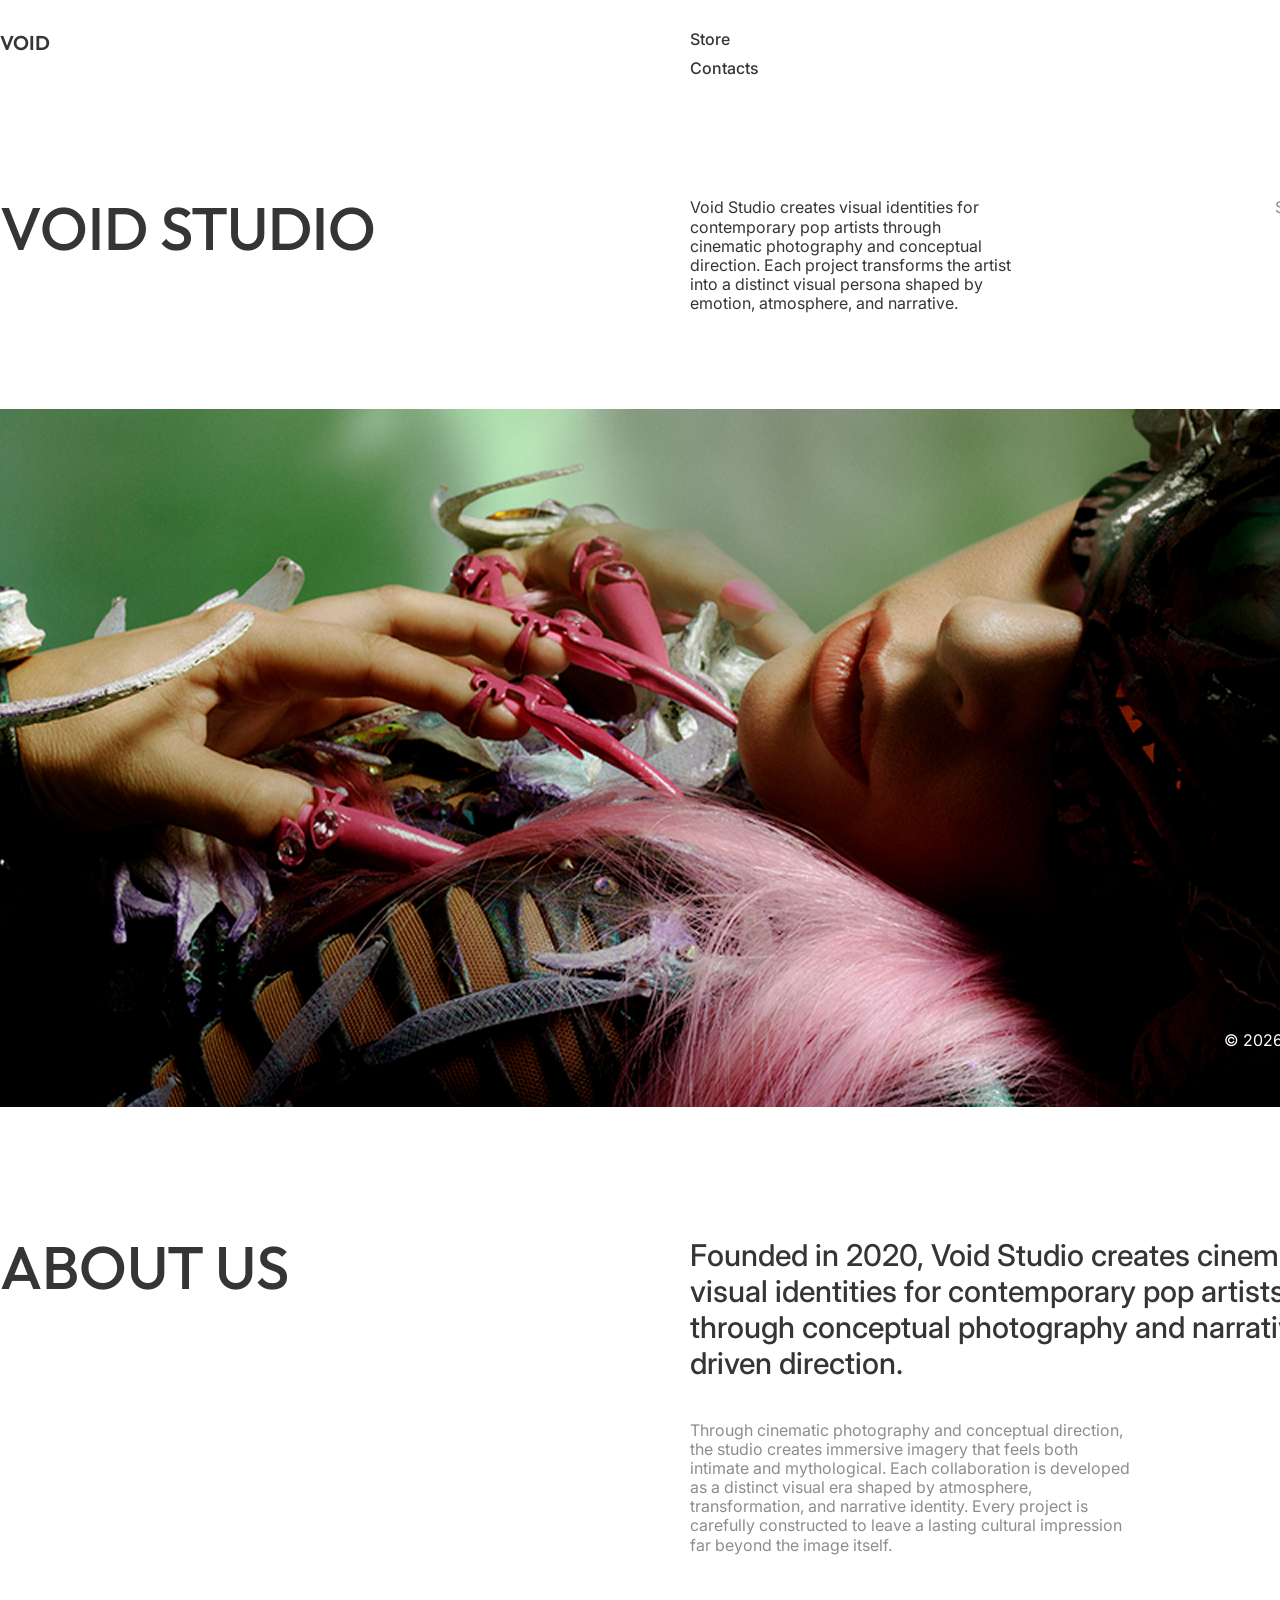
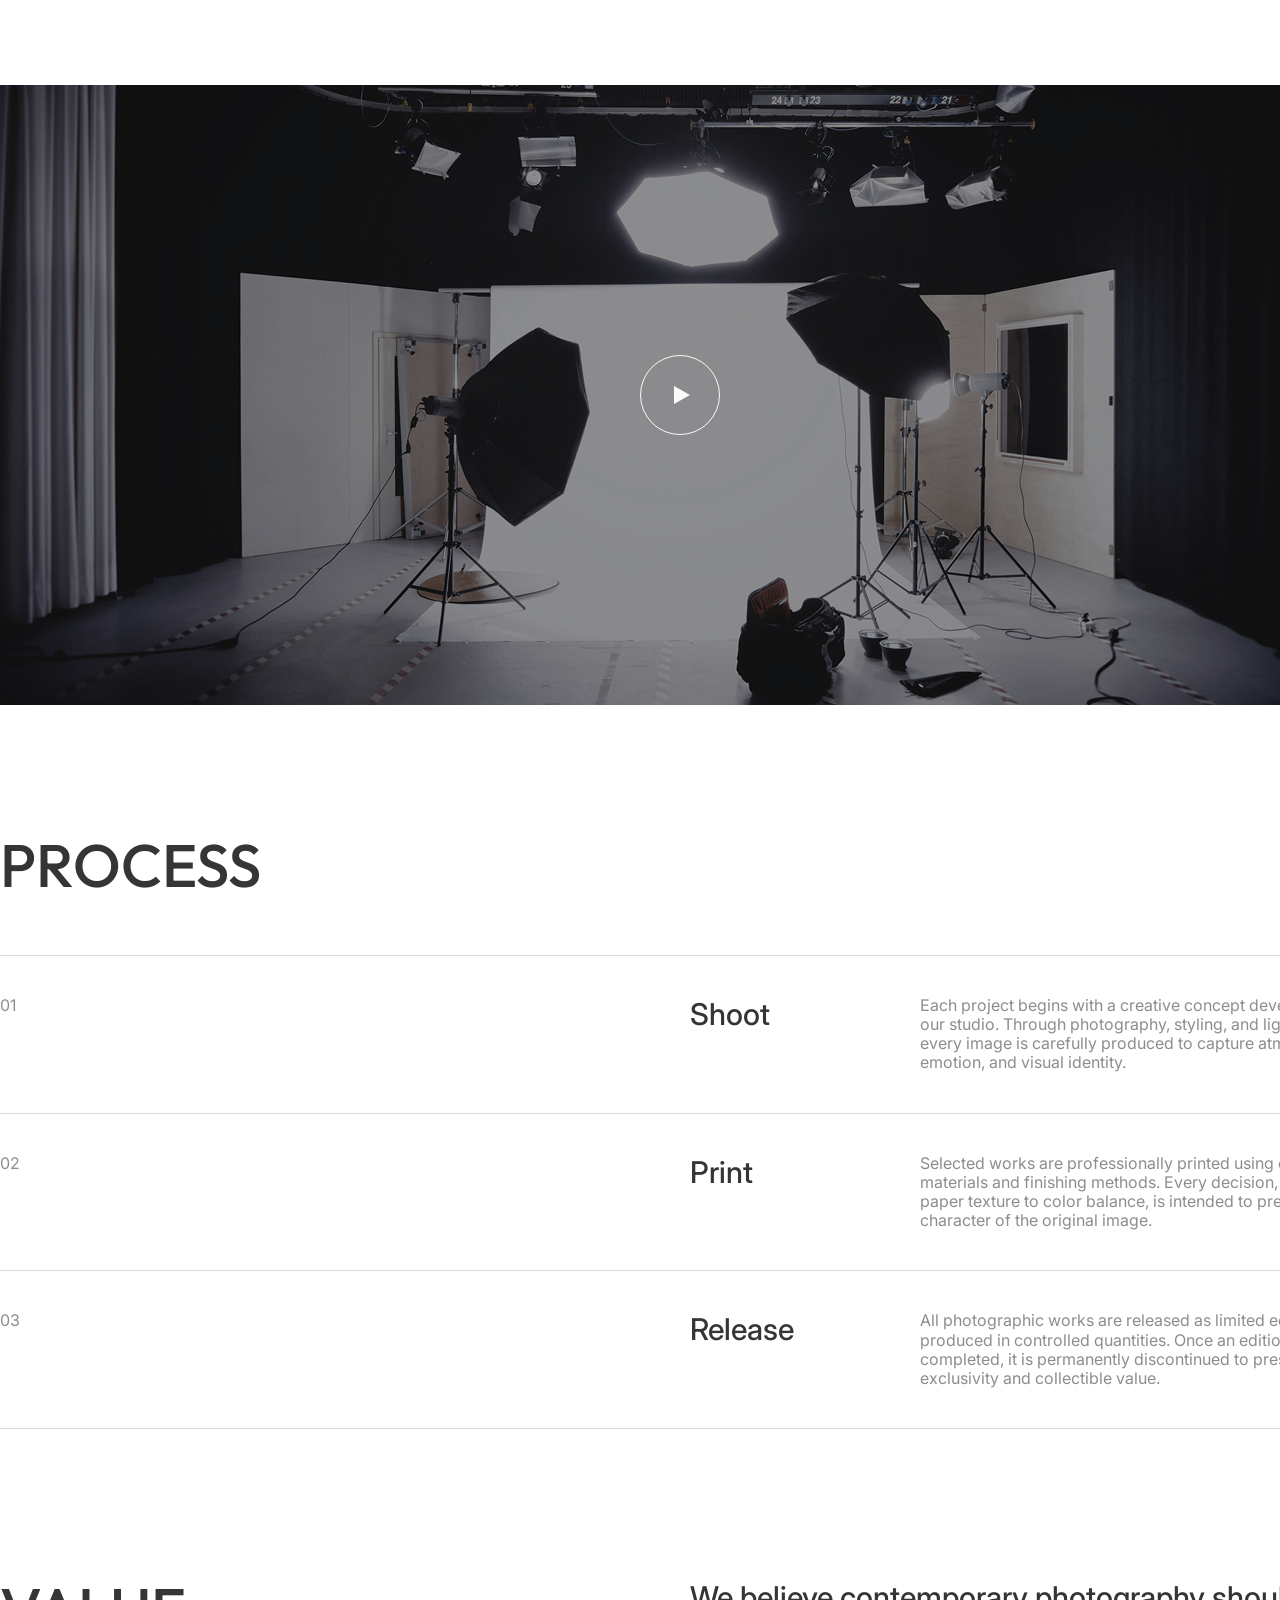
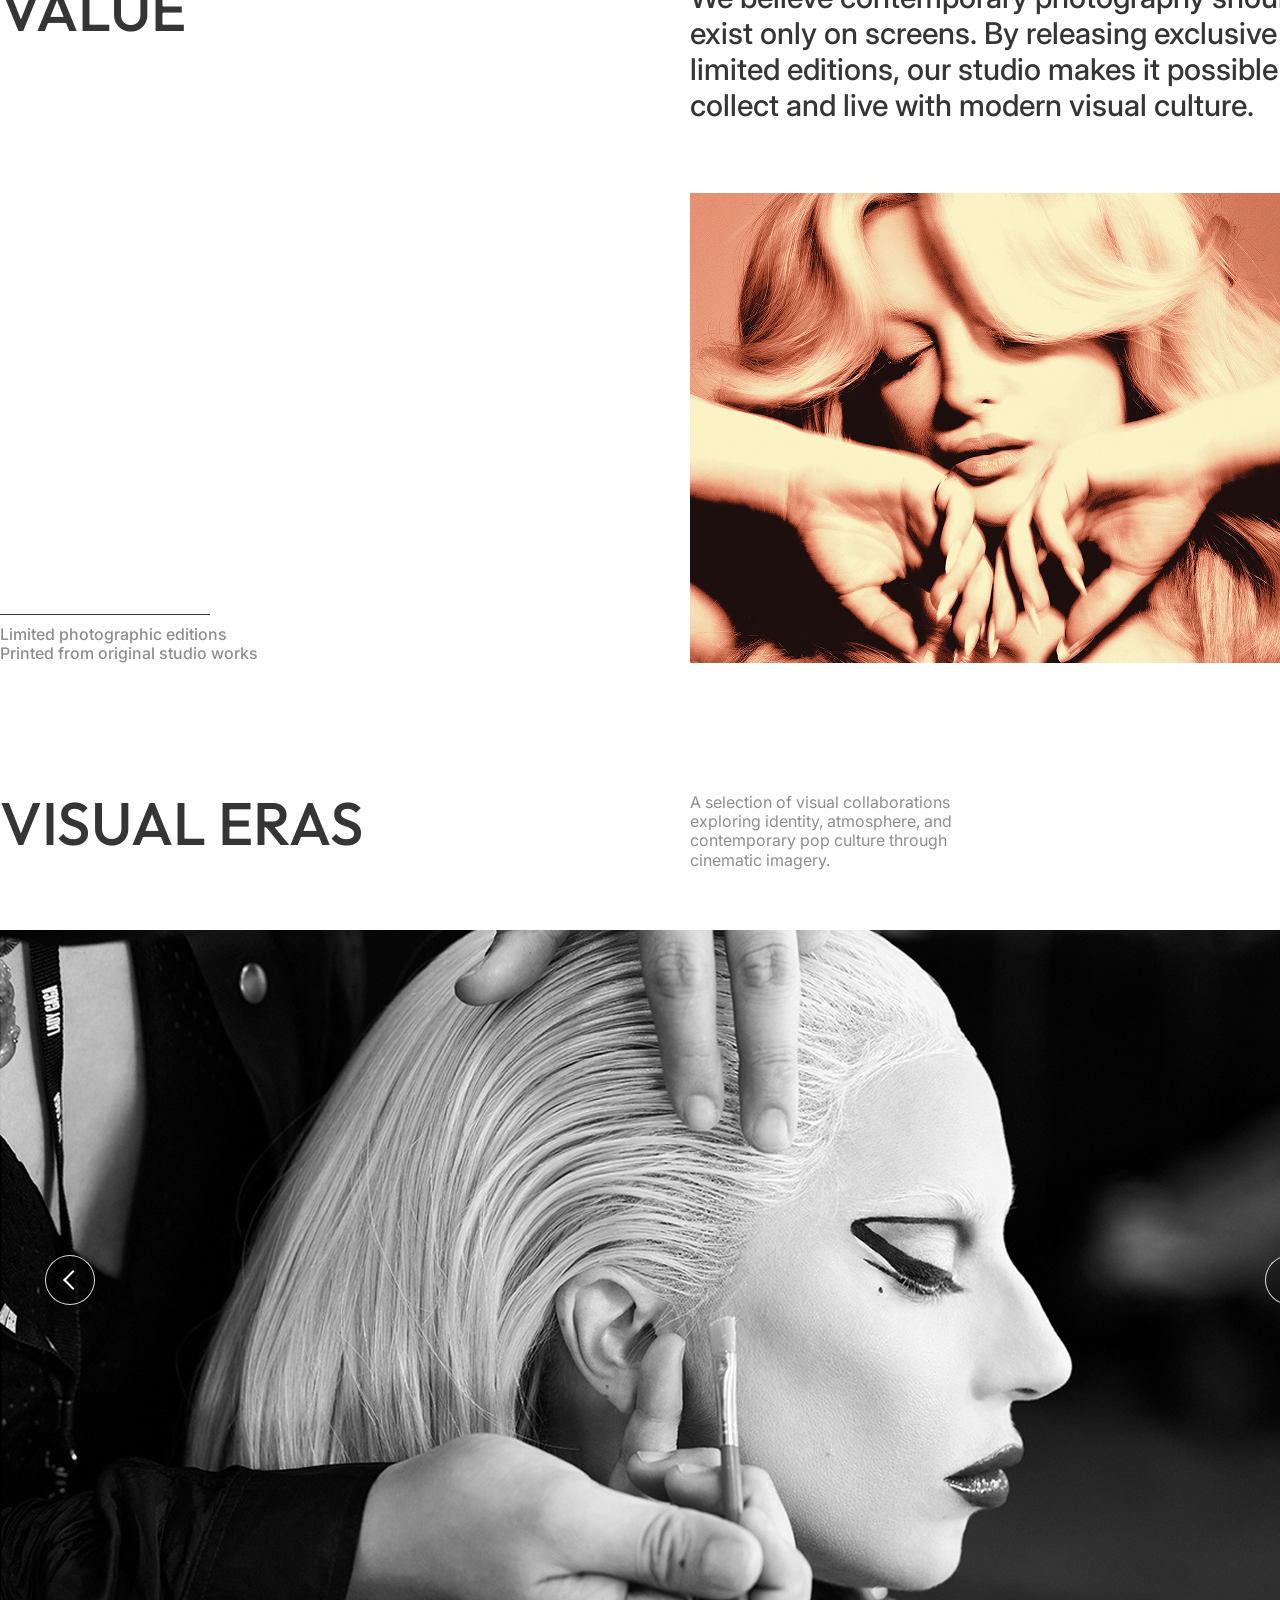
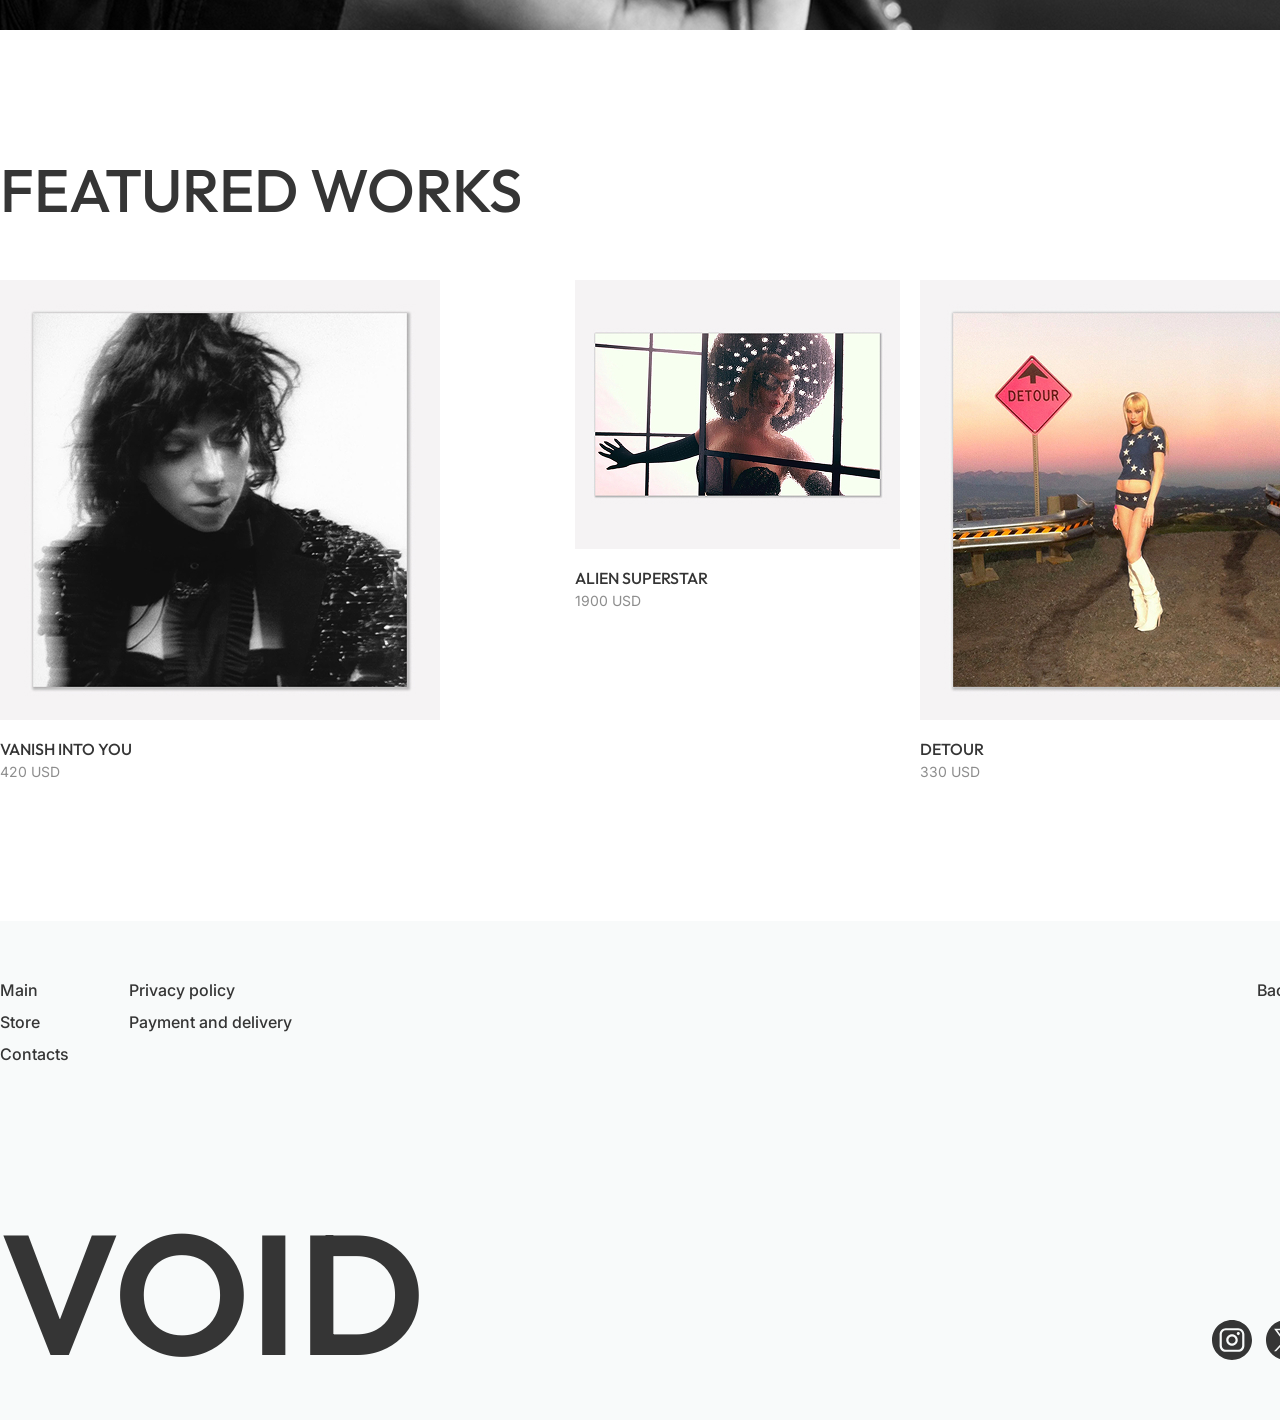
<file: index.html>
<!DOCTYPE html>
<html lang="en">
<head>
  <meta charset="UTF-8">
  <meta name="viewport" content="width=1360">
  <title>VOID Studio</title>

  <link rel="preconnect" href="https://fonts.googleapis.com">
  <link rel="preconnect" href="https://fonts.gstatic.com" crossorigin>
  <link
    href="https://fonts.googleapis.com/css2?family=Outfit:wght@500;600&family=Inter:opsz,wght@14..32,400;14..32,500&display=swap"
    rel="stylesheet"
  >

  <link rel="stylesheet" href="css/style.css">
</head>

<body id="top">

  <header class="header">

    <a href="index.html" class="logo">
      VOID
    </a>

    <nav class="nav">
      <a href="store.html">Store</a>
      <a href="#">Contacts</a>
    </nav>

    <a href="#" class="cart">
      Cart (2)
    </a>

  </header>

  <section class="cover">

    <div class="cover-inner">

      <h1 class="cover-title">
        Void studio
      </h1>

      <p class="cover-description">
        Void Studio creates visual identities for contemporary pop artists
        through cinematic photography and conceptual direction. Each project
        transforms the artist into a distinct visual persona shaped by emotion,
        atmosphere, and narrative.
      </p>

      <p class="cover-year">
        Since 2020
      </p>

    </div>

  </section>

  <div class="hero-image">

    <img src="images/hero.jpg" alt="VOID Studio cover">

    <p class="hero-caption">
      © 2026 collection
    </p>

  </div>

  <section class="about">

    <div class="about-inner">

      <h2 class="section-title">
        About us
      </h2>

      <div class="about-content">

        <p class="about-lead">
          Founded in 2020, Void Studio creates cinematic visual identities
          for contemporary pop artists through conceptual photography
          and narrative-driven direction.
        </p>

        <p class="about-text">
          Through cinematic photography and conceptual direction, the studio
          creates immersive imagery that feels both intimate and mythological.
          Each collaboration is developed as a distinct visual era shaped by
          atmosphere, transformation, and narrative identity. Every project is
          carefully constructed to leave a lasting cultural impression far
          beyond the image itself.
        </p>

      </div>

    </div>

  </section>

  <div class="media">

    <div class="media-inner">

      <img src="images/video.jpg" alt="Studio video preview">

      <button class="play-button" type="button" aria-label="Play video">
        <span></span>
      </button>

    </div>

  </div>

  <section class="process">

    <div class="process-inner">

      <h2 class="section-title">
        Process
      </h2>

      <div class="process-list">

        <div class="process-item">

          <span class="process-number">
            01
          </span>

          <h3>
            Shoot
          </h3>

          <p>
            Each project begins with a creative concept developed in our studio.
            Through photography, styling, and lighting, every image is carefully
            produced to capture atmosphere, emotion, and visual identity.
          </p>

        </div>

        <div class="process-item">

          <span class="process-number">
            02
          </span>

          <h3>
            Print
          </h3>

          <p>
            Selected works are professionally printed using chosen materials
            and finishing methods. Every decision, from paper texture to color
            balance, is intended to preserve the character of the original image.
          </p>

        </div>

        <div class="process-item">

          <span class="process-number">
            03
          </span>

          <h3>
            Release
          </h3>

          <p>
            All photographic works are released as limited editions produced in
            controlled quantities. Once an edition is completed, it is permanently
            discontinued to preserve exclusivity and collectible value.
          </p>

        </div>

      </div>

    </div>

  </section>

  <section class="value">

    <div class="value-inner">

      <div class="value-left">

        <h2 class="section-title">
          Value
        </h2>

        <p class="value-note">
          Limited photographic editions<br>
          Printed from original studio works
        </p>

      </div>

      <div class="value-content">

        <p class="value-text">
          We believe contemporary photography should not exist only on screens.
          By releasing exclusive limited editions, our studio makes it possible
          to collect and live with modern visual culture.
        </p>

        <img src="images/value.jpg" alt="Value">

      </div>

    </div>

  </section>

  <section class="visual-eras">

    <div class="visual-eras-inner">

      <div class="visual-eras-header">

        <h2 class="section-title">
          Visual Eras
        </h2>

        <p class="visual-eras-description">
          A selection of visual collaborations exploring identity, atmosphere,
          and contemporary pop culture through cinematic imagery.
        </p>

      </div>

      <div class="slider" id="slider">

        <div class="slider-track">

          <div class="slider-slide slider-slide-active">
            <img src="images/era1.jpg" alt="Era 1">
          </div>

          <div class="slider-slide">
            <img src="images/era2.jpg" alt="Era 2">
          </div>

          <div class="slider-slide">
            <img src="images/era3.jpg" alt="Era 3">
          </div>

        </div>

        <button class="slider-arrow slider-arrow-prev" id="sliderPrev" type="button" aria-label="Previous slide"></button>
        <button class="slider-arrow slider-arrow-next" id="sliderNext" type="button" aria-label="Next slide"></button>

      </div>

    </div>

  </section>

  <section class="featured">

    <div class="featured-inner">

      <div class="featured-header">

        <h2 class="section-title">
          Featured Works
        </h2>

        <a href="store.html" class="show-all">
          Show all
        </a>

      </div>

      <div class="featured-list">

        <div class="product-card product-card-large">
          <a href="product.html">
            <img src="images/vanish.jpg" alt="Vanish into you">
            <span class="product-title">Vanish into you</span>
            <span class="product-price">420 USD</span>
          </a>
        </div>

        <div class="product-card product-card-small">
          <a href="product.html">
            <img src="images/alien.jpg" alt="Alien superstar">
            <span class="product-title">Alien superstar</span>
            <span class="product-price">1900 USD</span>
          </a>
        </div>

        <div class="product-card product-card-large">
          <a href="product.html">
            <img src="images/detour.jpg" alt="Detour">
            <span class="product-title">Detour</span>
            <span class="product-price">330 USD</span>
          </a>
        </div>

      </div>

    </div>

  </section>

  <footer class="footer">

    <div class="footer-inner">

      <div class="footer-top">

        <div class="footer-links">

          <div class="footer-column">
            <a href="index.html">Main</a>
            <a href="store.html">Store</a>
            <a href="#">Contacts</a>
          </div>

          <div class="footer-column">
            <a href="#">Privacy policy</a>
            <a href="#">Payment and delivery</a>
          </div>

        </div>

        <a href="#top" class="back-top">
          Back to top ↑
        </a>

      </div>

      <div class="footer-bottom">

        <div class="footer-logo">
          VOID
        </div>

        <div class="socials">

          <a href="#" aria-label="Instagram">
            <img src="images/instagram.svg" alt="Instagram">
          </a>

          <a href="#" aria-label="X">
            <img src="images/x.svg" alt="X">
          </a>

          <a href="#" aria-label="YouTube">
            <img src="images/youtube.svg" alt="YouTube">
          </a>

        </div>

      </div>

    </div>

  </footer>

  <script src="js/script.js"></script>

</body>
</html>
</file>
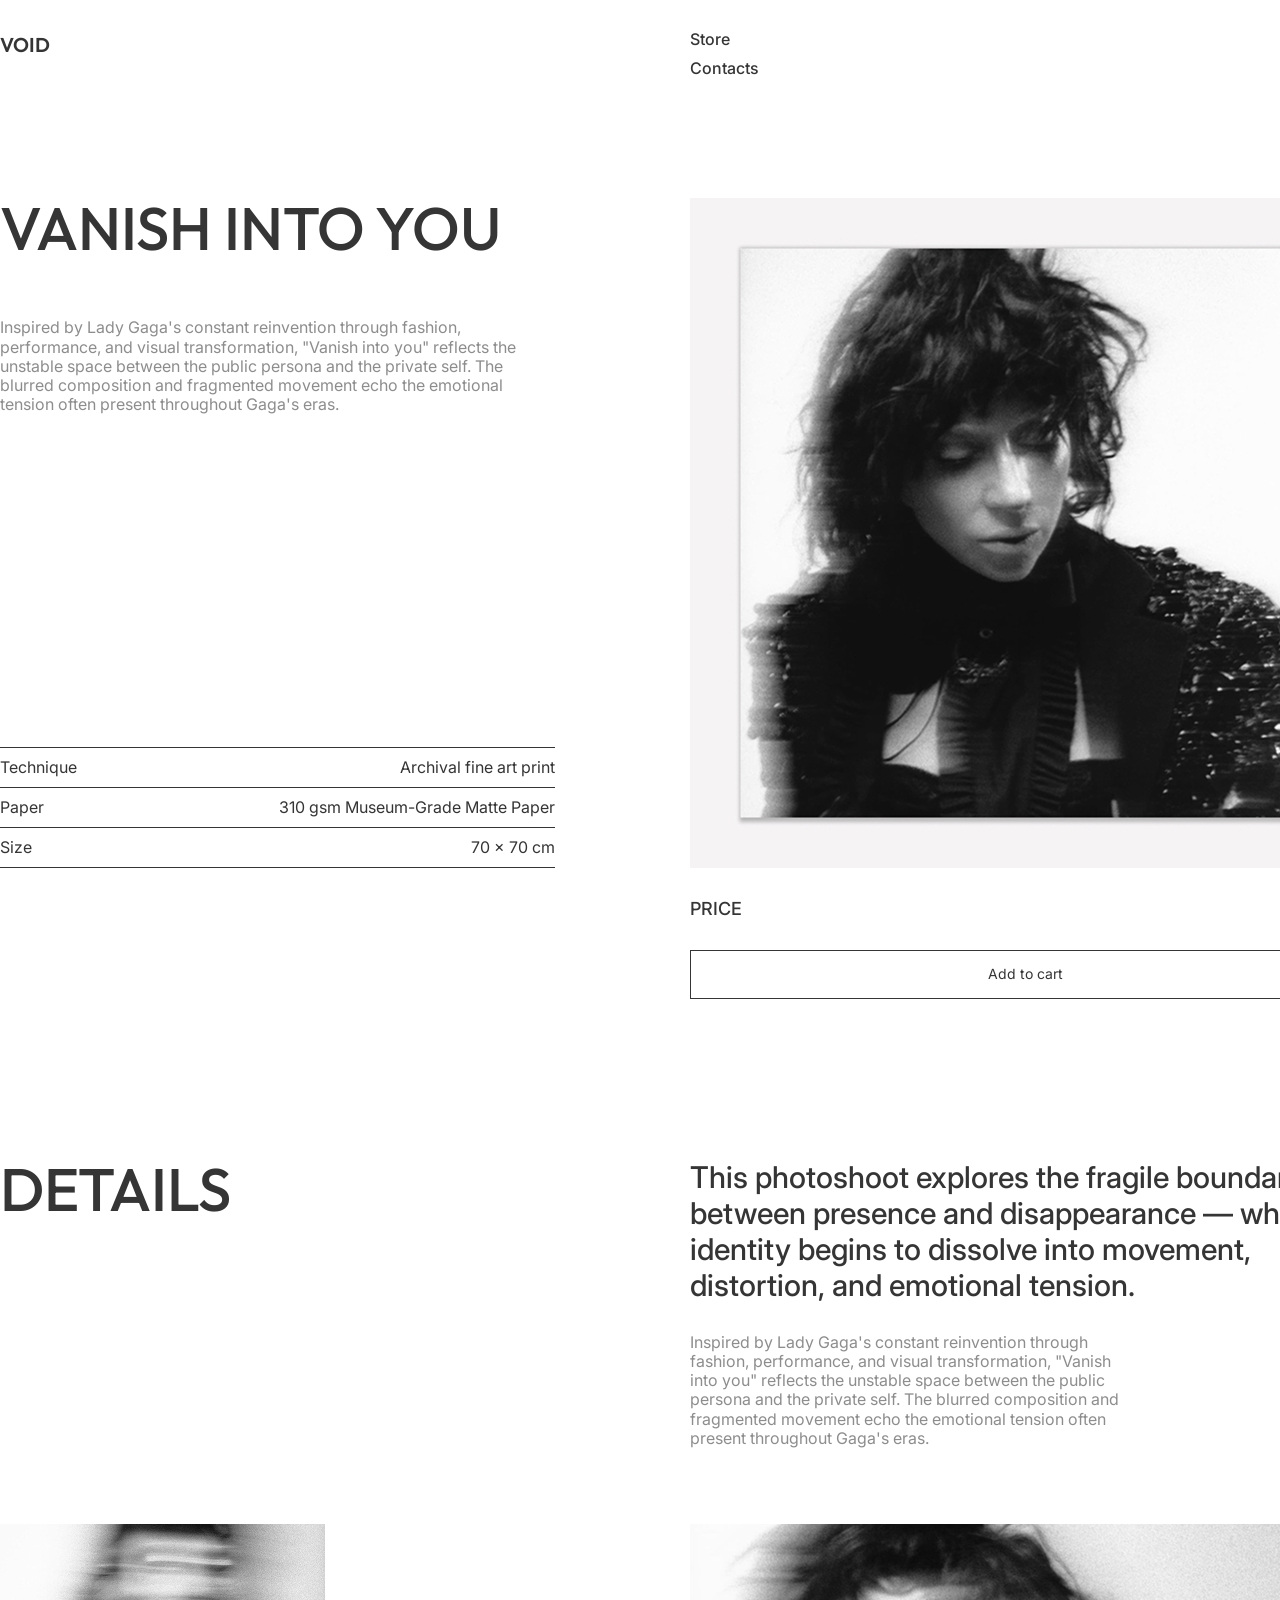
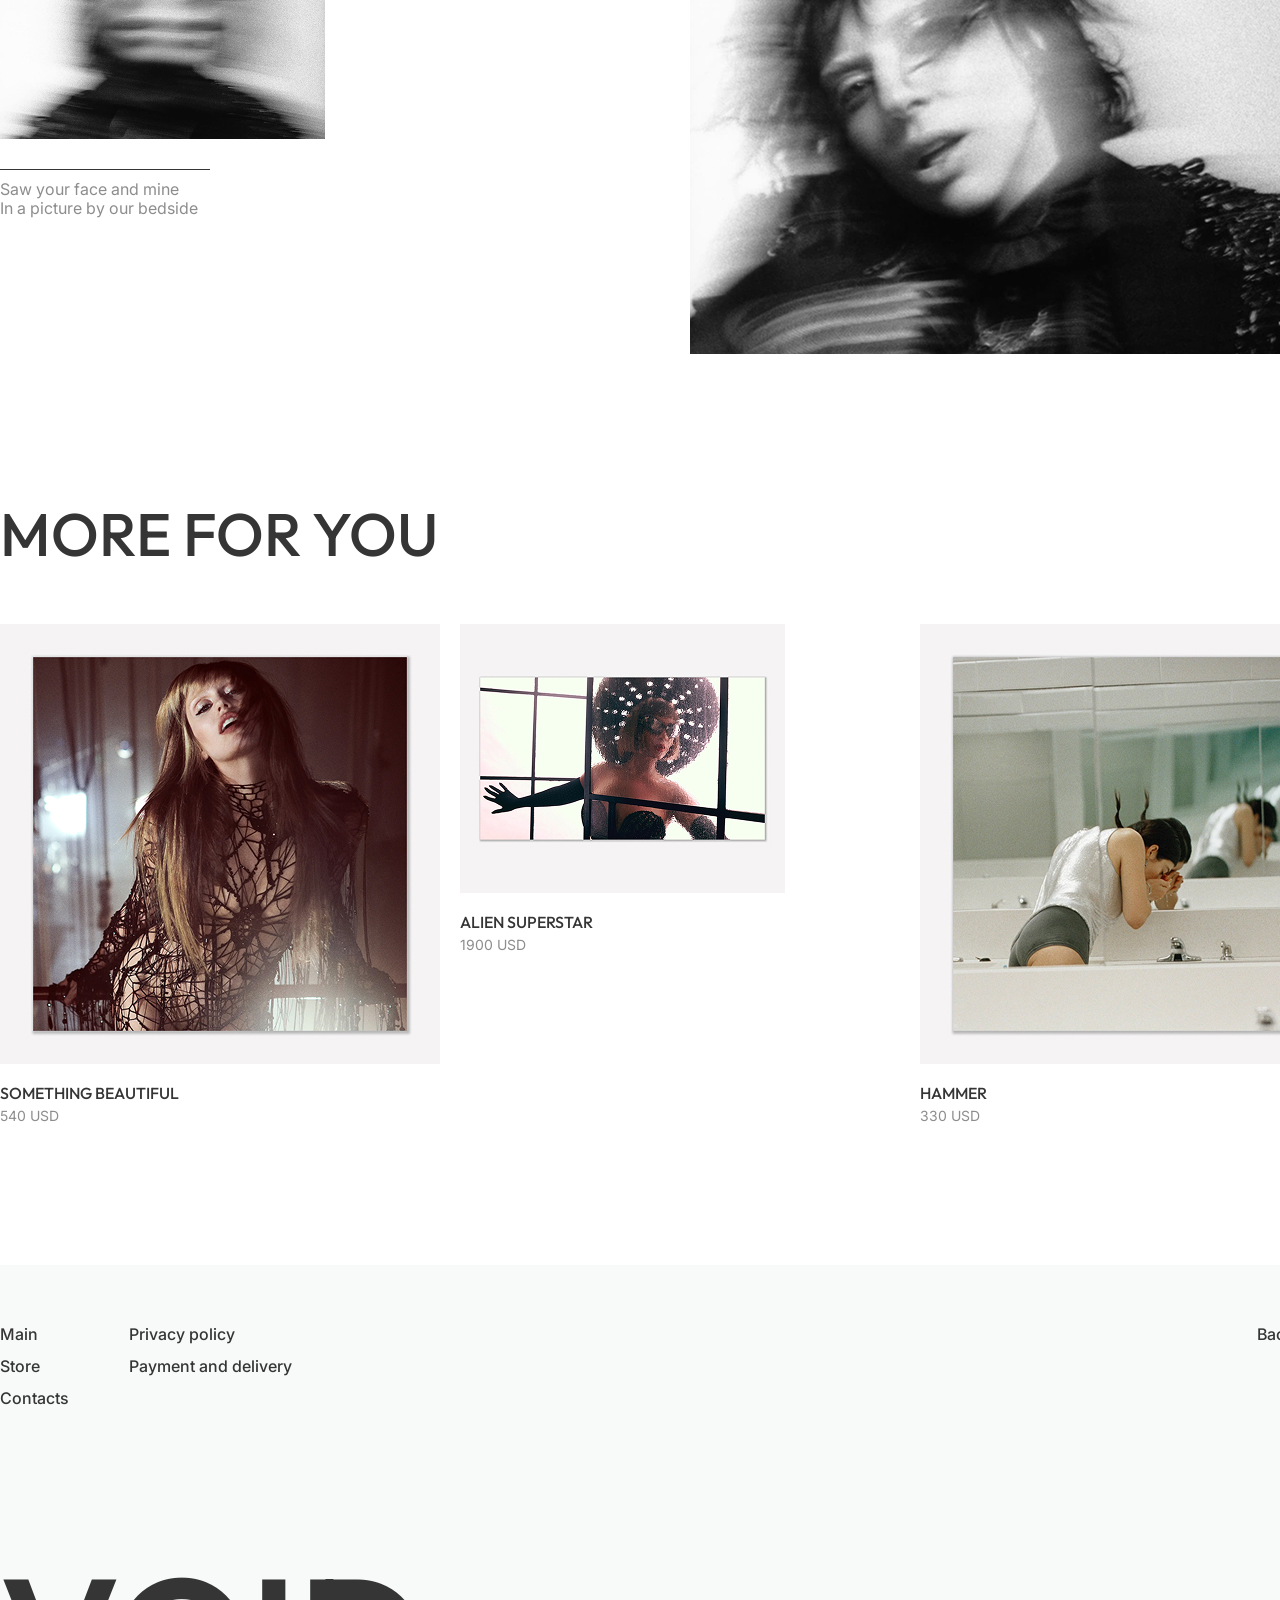
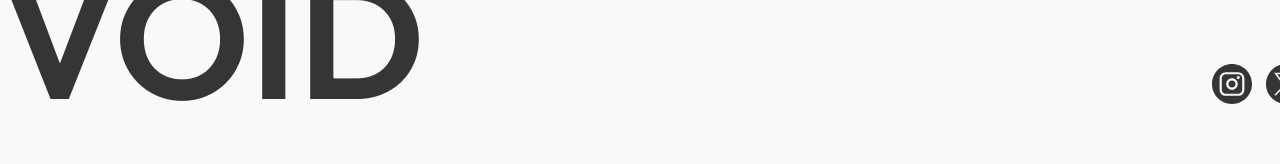
<file: product.html>
<!DOCTYPE html>
<html lang="en">
<head>
  <meta charset="UTF-8">
  <meta name="viewport" content="width=1360">
  <title>VOID Studio — Vanish into you</title>

  <link rel="preconnect" href="https://fonts.googleapis.com">
  <link rel="preconnect" href="https://fonts.gstatic.com" crossorigin>
  <link
    href="https://fonts.googleapis.com/css2?family=Outfit:wght@500;600&family=Inter:opsz,wght@14..32,400;14..32,500&display=swap"
    rel="stylesheet"
  >

  <!-- Bootstrap 5 -->
  <link
    href="https://cdn.jsdelivr.net/npm/bootstrap@5.3.3/dist/css/bootstrap.min.css"
    rel="stylesheet"
  >

  <link rel="stylesheet" href="css/style.css">
</head>

<body id="top">

  <header class="header">

    <a href="index.html" class="logo">
      VOID
    </a>

    <nav class="nav">
      <a href="store.html">Store</a>
      <a href="#">Contacts</a>
    </nav>

    <a href="#" class="cart">
      Cart (2)
    </a>

  </header>

  <main class="product-page">

    <section class="container-void product-main">

      <div class="row">

        <div class="col-6">

          <h1 class="product-main-title">
            Vanish into you
          </h1>

          <p class="product-intro">
            Inspired by Lady Gaga's constant reinvention through fashion,
            performance, and visual transformation, "Vanish into you" reflects
            the unstable space between the public persona and the private self.
            The blurred composition and fragmented movement echo the emotional
            tension often present throughout Gaga's eras.
          </p>

          <div class="product-specs">

            <div class="product-spec-row">
              <span>Technique</span>
              <span>Archival fine art print</span>
            </div>

            <div class="product-spec-row">
              <span>Paper</span>
              <span>310 gsm Museum-Grade Matte Paper</span>
            </div>

            <div class="product-spec-row">
              <span>Size</span>
              <span>70 × 70 cm</span>
            </div>

          </div>

        </div>

        <div class="col-6">

          <div class="product-buy">

            <img src="images/vanishlarge.jpg" alt="Vanish into you">

            <div class="product-price-row">
              <span>Price</span>
              <span>480 USD</span>
            </div>

            <button class="add-cart-button" type="button">
              Add to cart
            </button>

          </div>

        </div>

      </div>

    </section>

    <section class="container-void product-details">

      <div class="row">

        <div class="col-6">

          <h2 class="product-section-title">
            Details
          </h2>

        </div>

        <div class="col-6">

          <p class="details-lead">
            This photoshoot explores the fragile boundary between presence
            and disappearance — where identity begins to dissolve into
            movement, distortion, and emotional tension.
          </p>

          <p class="details-text">
            Inspired by Lady Gaga's constant reinvention through fashion,
            performance, and visual transformation, "Vanish into you" reflects
            the unstable space between the public persona and the private
            self. The blurred composition and fragmented movement echo
            the emotional tension often present throughout Gaga's eras.
          </p>

        </div>

      </div>

      <div class="row details-images-row">

        <div class="col-6">

          <div class="materials-block">

            <img src="images/materials.jpg" alt="Materials">

            <p>
              Saw your face and mine<br>
              In a picture by our bedside
            </p>

          </div>

        </div>

        <div class="col-6">

          <img class="details-image" src="images/detail.jpg" alt="Detail">

        </div>

      </div>

    </section>

    <section class="container-void more-products">

      <h2 class="product-section-title">
        More for you
      </h2>

      <div class="row align-items-start">

        <div class="col-4">
          <div class="bootstrap-card">
            <a href="product.html">
              <img src="images/beautiful.jpg" alt="Something beautiful">
              <span class="product-title">Something beautiful</span>
              <span class="product-price">540 USD</span>
            </a>
          </div>
        </div>

        <div class="col-4">
          <div class="bootstrap-card bootstrap-card-small">
            <a href="product.html">
              <img src="images/alien.jpg" alt="Alien superstar">
              <span class="product-title">Alien superstar</span>
              <span class="product-price">1900 USD</span>
            </a>
          </div>
        </div>

        <div class="col-4">
          <div class="bootstrap-card">
            <a href="product.html">
              <img src="images/hammer.jpg" alt="Hammer">
              <span class="product-title">Hammer</span>
              <span class="product-price">330 USD</span>
            </a>
          </div>
        </div>

      </div>

    </section>

  </main>

  <footer class="footer">

    <div class="footer-inner">

      <div class="footer-top">

        <div class="footer-links">

          <div class="footer-column">
            <a href="index.html">Main</a>
            <a href="store.html">Store</a>
            <a href="#">Contacts</a>
          </div>

          <div class="footer-column">
            <a href="#">Privacy policy</a>
            <a href="#">Payment and delivery</a>
          </div>

        </div>

        <a href="#top" class="back-top">
          Back to top ↑
        </a>

      </div>

      <div class="footer-bottom">

        <div class="footer-logo">
          VOID
        </div>

        <div class="socials">

          <a href="#" aria-label="Instagram">
            <img src="images/instagram.svg" alt="Instagram">
          </a>

          <a href="#" aria-label="X">
            <img src="images/x.svg" alt="X">
          </a>

          <a href="#" aria-label="YouTube">
            <img src="images/youtube.svg" alt="YouTube">
          </a>

        </div>

      </div>

    </div>

  </footer>

  <script src="https://cdn.jsdelivr.net/npm/bootstrap@5.3.3/dist/js/bootstrap.bundle.min.js"></script>

</body>
</html>
</file>
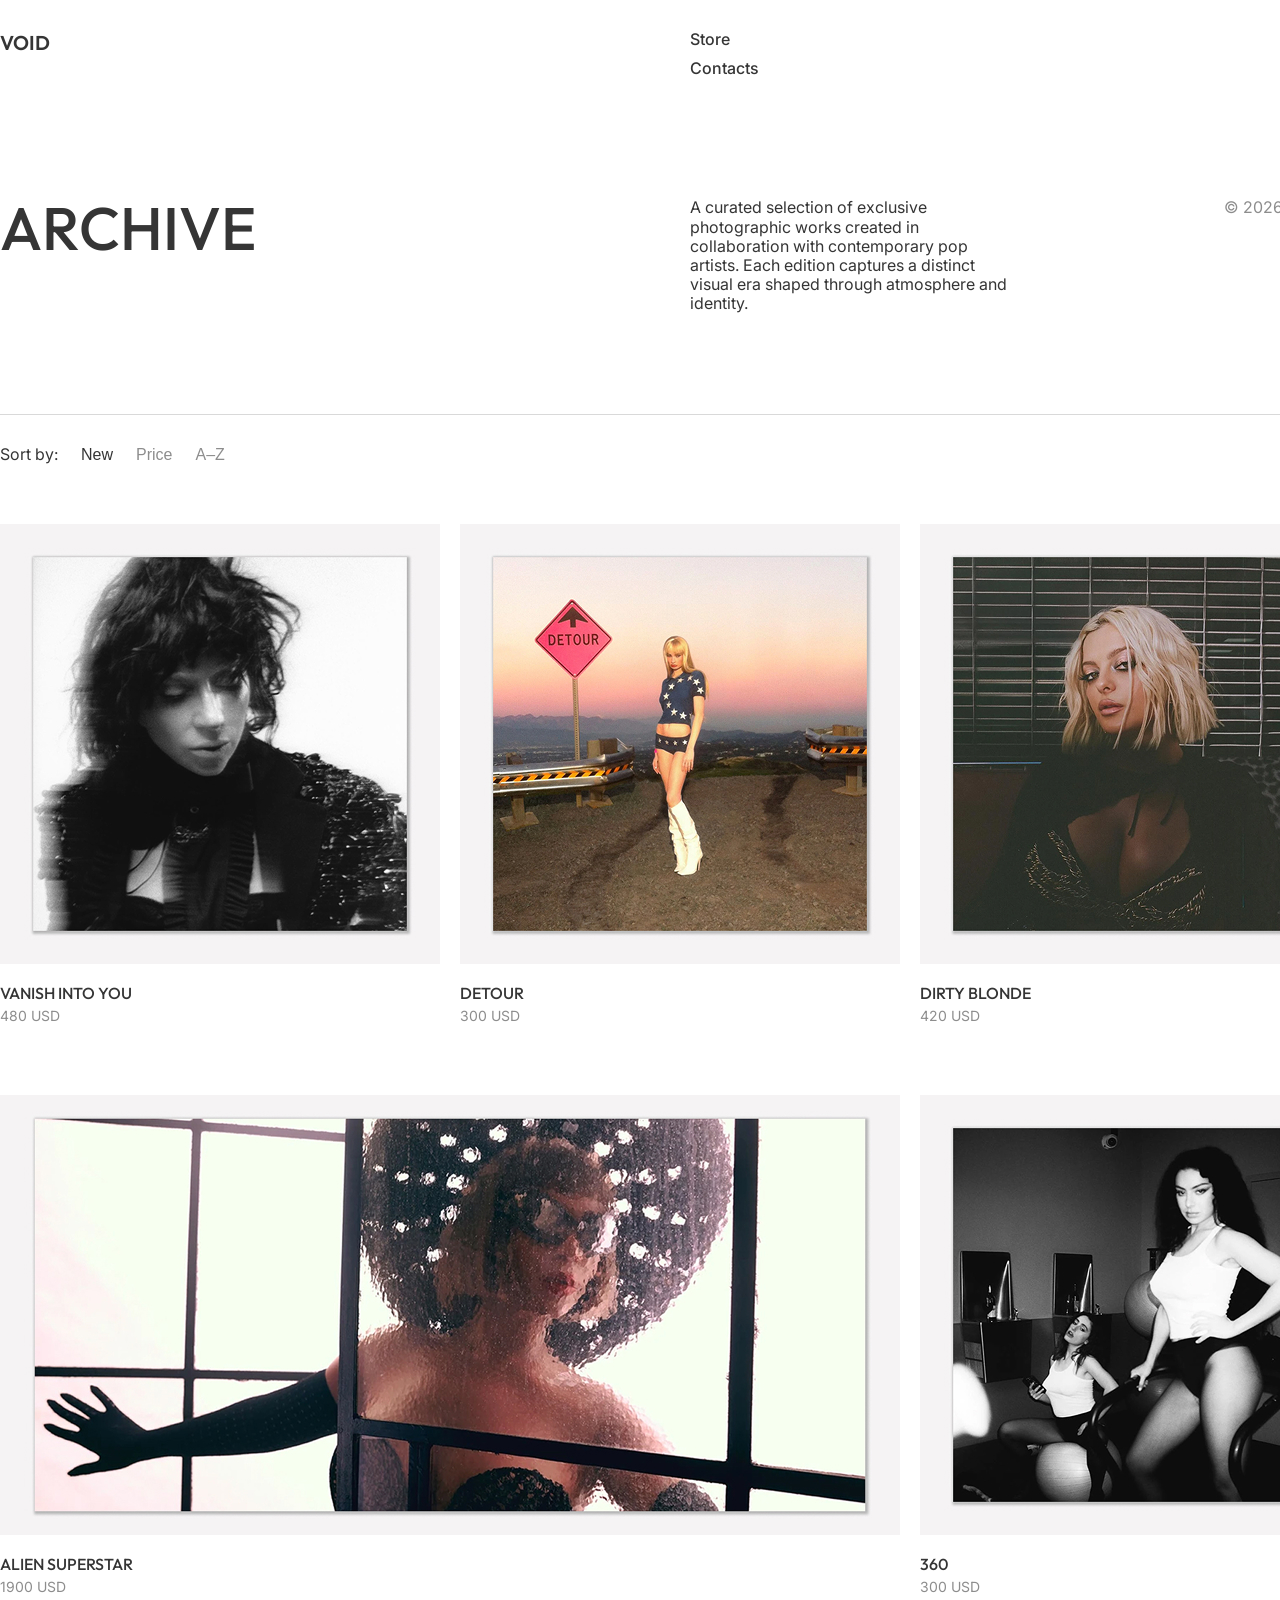
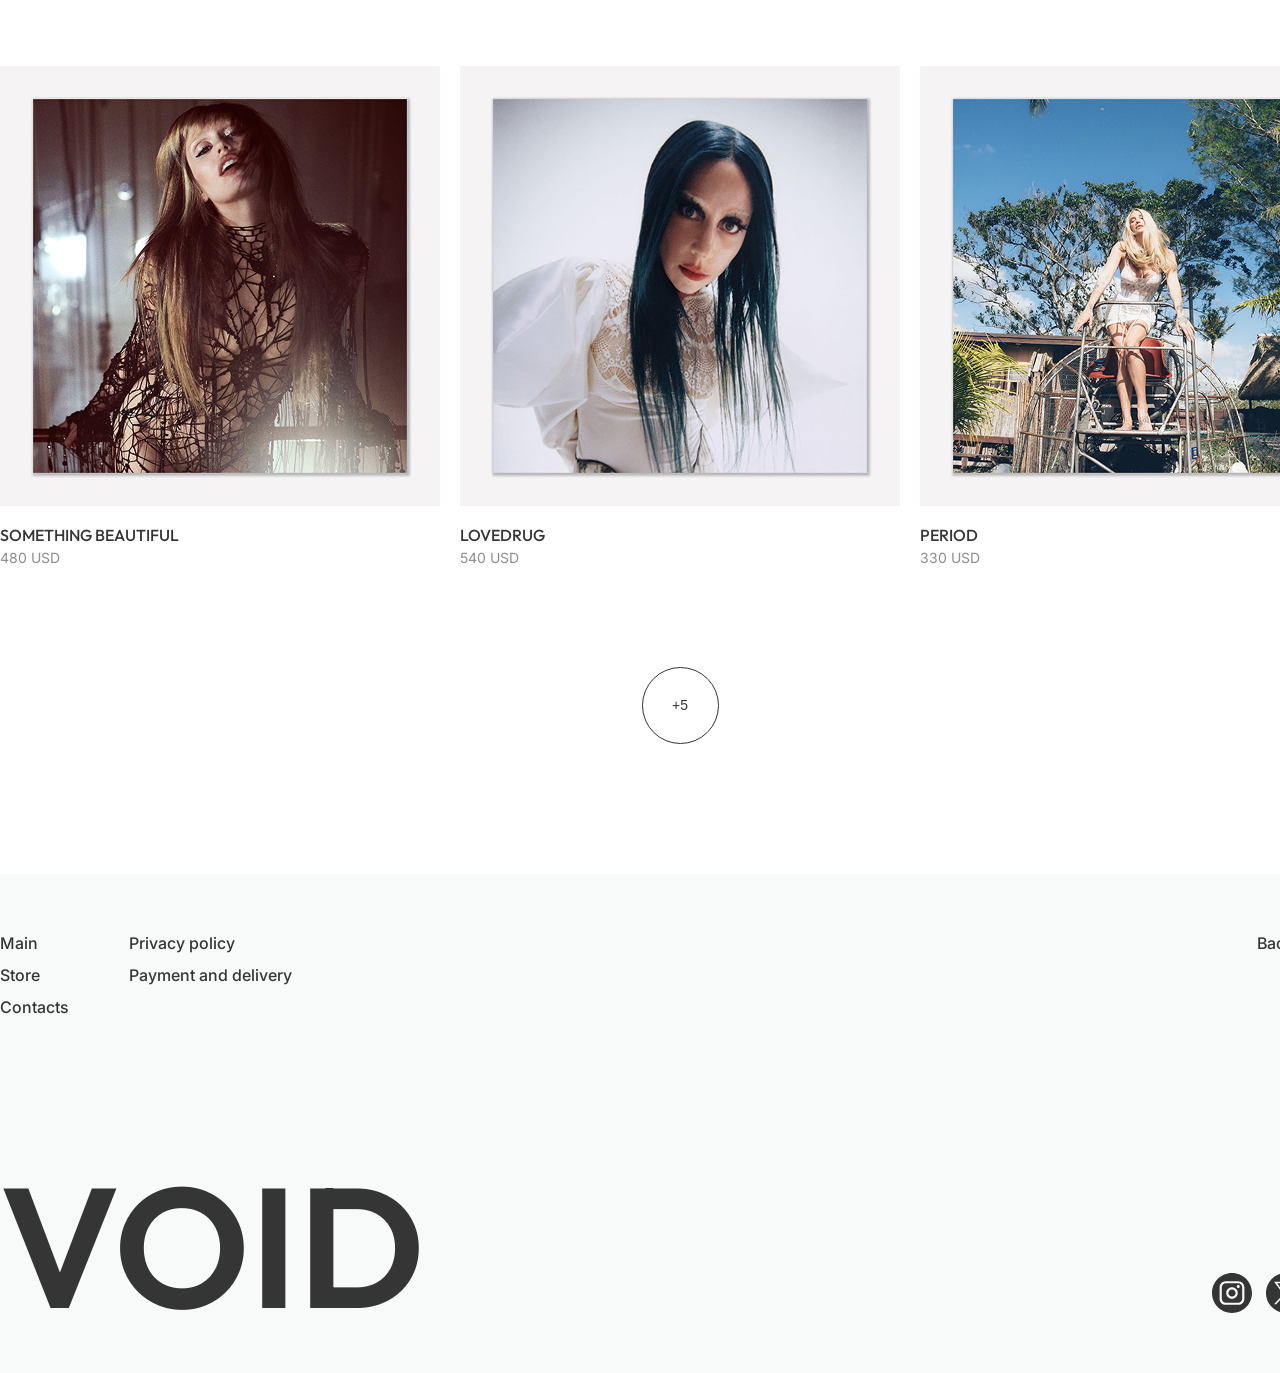
<file: store.html>
<!DOCTYPE html>
<html lang="en">
<head>
  <meta charset="UTF-8">
  <meta name="viewport" content="width=1360">
  <title>VOID Studio — Archive</title>

  <link rel="preconnect" href="https://fonts.googleapis.com">
  <link rel="preconnect" href="https://fonts.gstatic.com" crossorigin>
  <link
    href="https://fonts.googleapis.com/css2?family=Outfit:wght@500;600&family=Inter:opsz,wght@14..32,400;14..32,500&display=swap"
    rel="stylesheet"
  >

  <link rel="stylesheet" href="css/style.css">
</head>

<body id="top">

  <header class="header">

    <a href="index.html" class="logo">
      VOID
    </a>

    <nav class="nav">
      <a href="store.html">Store</a>
      <a href="#">Contacts</a>
    </nav>

    <a href="#" class="cart">
      Cart (2)
    </a>

  </header>

  <main>

    <section class="catalog-hero">

      <div class="catalog-hero-inner">

        <h1 class="catalog-title">
          Archive
        </h1>

        <p class="catalog-description">
          A curated selection of exclusive photographic works created in
          collaboration with contemporary pop artists. Each edition captures
          a distinct visual era shaped through atmosphere and identity.
        </p>

        <p class="catalog-year">
          © 2026 collection
        </p>

      </div>

    </section>

    <div class="catalog">

      <div class="catalog-inner">

        <div class="sort">
          <span>Sort by:</span>
          <button class="sort-active">New</button>
          <button>Price</button>
          <button>A–Z</button>
        </div>

        <div class="catalog-grid">

          <div class="catalog-card">
            <a href="product.html">
              <img src="images/vanish.jpg" alt="Vanish into you">
              <span class="product-title">Vanish into you</span>
              <span class="product-price">480 USD</span>
            </a>
          </div>

          <div class="catalog-card">
            <a href="product.html">
              <img src="images/detour.jpg" alt="Detour">
              <span class="product-title">Detour</span>
              <span class="product-price">300 USD</span>
            </a>
          </div>

          <div class="catalog-card">
            <a href="product.html">
              <img src="images/blonde.jpg" alt="Dirty blonde">
              <span class="product-title">Dirty blonde</span>
              <span class="product-price">420 USD</span>
            </a>
          </div>

          <div class="catalog-card catalog-card-wide">
            <a href="product.html">
              <img src="images/alienwide.jpg" alt="Alien superstar">
              <span class="product-title">Alien superstar</span>
              <span class="product-price">1900 USD</span>
            </a>
          </div>

          <div class="catalog-card">
            <a href="product.html">
              <img src="images/threesixty.jpg" alt="360">
              <span class="product-title">360</span>
              <span class="product-price">300 USD</span>
            </a>
          </div>

          <div class="catalog-card">
            <a href="product.html">
              <img src="images/beautiful.jpg" alt="Something beautiful">
              <span class="product-title">Something beautiful</span>
              <span class="product-price">480 USD</span>
            </a>
          </div>

          <div class="catalog-card">
            <a href="product.html">
              <img src="images/lovedrug.jpg" alt="Lovedrug">
              <span class="product-title">Lovedrug</span>
              <span class="product-price">540 USD</span>
            </a>
          </div>

          <div class="catalog-card">
            <a href="product.html">
              <img src="images/period.jpg" alt="Period">
              <span class="product-title">Period</span>
              <span class="product-price">330 USD</span>
            </a>
          </div>

        </div>

        <button class="load-more" type="button">
          +5
        </button>

      </div>

    </div>

  </main>

  <footer class="footer">

    <div class="footer-inner">

      <div class="footer-top">

        <div class="footer-links">

          <div class="footer-column">
            <a href="index.html">Main</a>
            <a href="store.html">Store</a>
            <a href="#">Contacts</a>
          </div>

          <div class="footer-column">
            <a href="#">Privacy policy</a>
            <a href="#">Payment and delivery</a>
          </div>

        </div>

        <a href="#top" class="back-top">
          Back to top ↑
        </a>

      </div>

      <div class="footer-bottom">

        <div class="footer-logo">
          VOID
        </div>

        <div class="socials">

          <a href="#" aria-label="Instagram">
            <img src="images/instagram.svg" alt="Instagram">
          </a>

          <a href="#" aria-label="X">
            <img src="images/x.svg" alt="X">
          </a>

          <a href="#" aria-label="YouTube">
            <img src="images/youtube.svg" alt="YouTube">
          </a>

        </div>

      </div>

    </div>

  </footer>

</body>
</html>
</file>
<file: css/style.css>
/* =========================================================
   VOID STUDIO — style.css
   index.html  → CSS Flexbox
   store.html  → CSS Grid
   product.html → Bootstrap 5
   ========================================================= */


/* ---------- RESET & BASE ---------- */

html {
  scroll-behavior: smooth;
}

* {
  box-sizing: border-box;
}

body {
  margin: 0;
  background: #ffffff;
  color: #353535;

  min-width: 1360px;

  font-family: "Inter", sans-serif;
  font-optical-sizing: auto;
}

a {
  color: inherit;
  text-decoration: none;
}

img {
  display: block;
}


/* ---------- HEADER (shared, flex) ---------- */

.header {
  width: 1360px;

  margin: 0 auto;
  padding-top: 30px;

  display: flex;
  align-items: flex-start;
  gap: 20px;
}

.logo {
  width: 670px;

  font-family: "Outfit", sans-serif;
  font-size: 20px;
  font-weight: 600;
  text-transform: uppercase;
}

.nav {
  width: 325px;

  display: flex;
  flex-direction: column;
  gap: 10px;
}

.cart {
  width: 325px;

  text-align: right;
}

.nav a,
.cart {
  font-size: 16px;
  font-weight: 500;
  line-height: 1.2;

  transition: opacity 0.15s ease;
}

.nav a:hover,
.cart:hover {
  opacity: 0.5;
}


/* =========================================================
   INDEX PAGE — CSS FLEXBOX
   ========================================================= */


/* ---------- COVER ---------- */

.cover {
  padding-top: 120px;
}

.cover-inner {
  width: 1360px;

  margin: 0 auto;

  display: flex;
  align-items: flex-start;
  gap: 20px;
}

.cover-title {
  width: 670px;

  margin: 0;

  font-family: "Outfit", sans-serif;
  font-size: 60px;
  font-weight: 500;
  line-height: 1;

  text-transform: uppercase;
}

.cover-description {
  width: 325px;

  margin: 0;

  font-size: 16px;
  line-height: 1.2;
}

.cover-year {
  width: 325px;

  margin: 0;

  color: #8d8d8d;

  font-size: 16px;
  line-height: 1.2;

  text-align: right;
}


/* ---------- HERO IMAGE ---------- */

.hero-image {
  position: relative;

  width: 100%;
  height: 698px;

  margin-top: 95px;

  overflow: hidden;
}

.hero-image img {
  width: 100%;
  height: 100%;

  object-fit: cover;
}

.hero-caption {
  position: absolute;
  right: calc(50% - 680px);
  bottom: 56px;

  margin: 0;

  color: #ffffff;

  font-size: 16px;
  line-height: 1.2;
}


/* ---------- ABOUT ---------- */

.about {
  padding-top: 130px;
}

.about-inner {
  width: 1360px;

  margin: 0 auto;

  display: flex;
  justify-content: space-between;
  align-items: flex-start;
  gap: 20px;
}

.section-title {
  width: 440px;

  margin: 0;

  font-family: "Outfit", sans-serif;
  font-size: 60px;
  font-weight: 500;
  line-height: 1;

  text-transform: uppercase;
}

.about-content {
  width: 670px;

  display: flex;
  flex-direction: column;
  gap: 40px;
}

.about-lead {
  margin: 0;

  font-size: 30px;
  font-weight: 500;
  line-height: 1.2;
}

.about-text {
  width: 440px;
  align-self: flex-start;

  margin: 0;

  color: #8d8d8d;

  font-size: 16px;
  line-height: 1.2;
}


/* ---------- MEDIA ---------- */

.media {
  padding-top: 130px;
}

.media-inner {
  width: 1360px;
  height: 620px;

  margin: 0 auto;

  position: relative;

  display: flex;
  justify-content: center;
  align-items: center;

  overflow: hidden;
}

.media-inner img {
  width: 100%;
  height: 100%;

  object-fit: cover;
}

.media-inner::after {
  content: "";

  position: absolute;
  inset: 0;

  background: rgba(0, 0, 0, 0.2);
}

.play-button {
  position: absolute;
  z-index: 2;

  width: 80px;
  height: 80px;

  border: 1px solid #fafafa;
  border-radius: 50%;

  background: transparent;

  display: flex;
  justify-content: center;
  align-items: center;

  cursor: pointer;

  transition: background 0.18s ease;
}

.play-button:hover {
  background: rgba(250, 250, 250, 0.15);
}

.play-button span {
  width: 0;
  height: 0;

  margin-left: 4px;

  border-top: 9px solid transparent;
  border-bottom: 9px solid transparent;
  border-left: 16px solid #fafafa;
}


/* ---------- PROCESS ---------- */

.process {
  padding-top: 130px;
}

.process-inner {
  width: 1360px;

  margin: 0 auto;

  display: flex;
  flex-direction: column;
  gap: 60px;
}

.process-list {
  display: flex;
  flex-direction: column;
}

.process-item {
  padding: 40px 0;

  border-top: 1px solid #d9d9d9;

  display: flex;
  align-items: flex-start;
}

.process-item:last-child {
  border-bottom: 1px solid #d9d9d9;
}

.process-number {
  width: 690px;

  color: #8d8d8d;

  font-size: 16px;
  line-height: 1.2;
}

.process-item h3 {
  width: 230px;

  margin: 0;

  font-size: 30px;
  font-weight: 500;
  line-height: 1.2;
}

.process-item p {
  width: 440px;

  margin: 0;

  color: #8d8d8d;

  font-size: 16px;
  line-height: 1.2;
}


/* ---------- VALUE ---------- */

.value {
  padding-top: 150px;
}

.value-inner {
  width: 1360px;

  margin: 0 auto;

  display: flex;
  justify-content: space-between;
  gap: 20px;
}

.value-left {
  width: 440px;

  display: flex;
  flex-direction: column;
  justify-content: space-between;
}

.value-note {
  position: relative;

  margin: 0;
  padding-top: 11px;

  color: #8d8d8d;

  font-size: 16px;
  font-weight: 500;
  line-height: 1.2;
}

.value-note::before {
  content: "";

  position: absolute;
  top: 0;
  left: 0;

  width: 210px;
  height: 1px;

  background: #353535;
}

.value-content {
  width: 670px;

  display: flex;
  flex-direction: column;
  gap: 70px;
}

.value-text {
  margin: 0;

  font-size: 30px;
  font-weight: 500;
  line-height: 1.2;
}

.value-content img {
  width: 670px;
  height: 470px;

  object-fit: cover;
}


/* ---------- VISUAL ERAS (with slider) ---------- */

.visual-eras {
  padding-top: 130px;
}

.visual-eras-inner {
  width: 1360px;

  margin: 0 auto;

  display: flex;
  flex-direction: column;
  gap: 60px;
}

.visual-eras-header {
  display: flex;
  align-items: flex-start;
  gap: 250px;
}

.visual-eras-description {
  width: 325px;

  margin: 0;

  color: #8d8d8d;

  font-size: 16px;
  line-height: 1.2;
}

.slider {
  position: relative;

  width: 1360px;
  height: 700px;

  overflow: hidden;
}

.slider-track {
  position: relative;

  width: 100%;
  height: 100%;
}

.slider-slide {
  position: absolute;
  inset: 0;

  opacity: 0;

  transition: opacity 0.5s ease;
}

.slider-slide-active {
  opacity: 1;
}

.slider-slide img {
  width: 100%;
  height: 100%;

  object-fit: cover;
}

.slider-arrow {
  position: absolute;
  top: 50%;
  z-index: 2;

  width: 50px;
  height: 50px;

  border: 1px solid rgba(255, 255, 255, 0.85);
  border-radius: 50%;

  background: rgba(0, 0, 0, 0.15);

  cursor: pointer;

  display: flex;
  justify-content: center;
  align-items: center;

  transform: translateY(-50%);

  transition: background 0.2s ease;
}

.slider-arrow:hover {
  background: rgba(0, 0, 0, 0.4);
}

.slider-arrow::before {
  content: "";

  width: 12px;
  height: 12px;

  border-top: 2px solid #ffffff;
  border-right: 2px solid #ffffff;
}

.slider-arrow-prev {
  left: 45px;
}

.slider-arrow-prev::before {
  transform: rotate(-135deg);
  margin-left: 5px;
}

.slider-arrow-next {
  right: 45px;
}

.slider-arrow-next::before {
  transform: rotate(45deg);
  margin-right: 5px;
}


/* ---------- FEATURED ---------- */

.featured {
  padding-top: 130px;
  padding-bottom: 140px;
}

.featured-inner {
  width: 1360px;

  margin: 0 auto;
}

.featured-header {
  margin-bottom: 60px;

  display: flex;
  justify-content: space-between;
  align-items: flex-end;
}

.featured .section-title {
  width: auto;
  white-space: nowrap;
}

.show-all {
  font-size: 16px;
  font-weight: 500;
  line-height: 1.2;

  text-decoration: underline;

  transition: opacity 0.15s ease;
}

.show-all:hover {
  opacity: 0.5;
}

.featured-list {
  display: flex;
  align-items: flex-start;
}

.featured-list .product-card-small {
  margin-left: 135px;
  margin-right: 20px;
}

.product-card a {
  display: flex;
  flex-direction: column;
  gap: 5px;
}

.product-card img {
  margin-bottom: 15px;

  transition: transform 0.25s ease;
}

.product-card:hover img {
  transform: scale(0.98);
}

.product-card-large {
  width: 440px;
}

.product-card-large img {
  width: 440px;
  height: 440px;

  object-fit: cover;
}

.product-card-small {
  width: 325px;
}

.product-card-small img {
  width: 325px;
  height: 269px;

  object-fit: cover;
}

.product-title {
  font-family: "Outfit", sans-serif;

  color: #353535;

  font-size: 16px;
  font-weight: 500;
  line-height: 1.2;

  text-transform: uppercase;
}

.product-price {
  color: #8d8d8d;

  font-size: 14px;
  line-height: 1.2;
}


/* =========================================================
   STORE PAGE — CSS GRID
   ========================================================= */


/* ---------- CATALOG HERO ---------- */

.catalog-hero {
  padding-top: 120px;
}

.catalog-hero-inner {
  width: 1360px;

  margin: 0 auto;

  display: grid;
  grid-template-columns: 670px 325px 325px;
  column-gap: 20px;
}

.catalog-title {
  margin: 0;

  font-family: "Outfit", sans-serif;
  font-size: 60px;
  font-weight: 500;
  line-height: 1;

  text-transform: uppercase;
}

.catalog-description {
  margin: 0;

  font-size: 16px;
  line-height: 1.2;
}

.catalog-year {
  margin: 0;

  color: #8d8d8d;

  font-size: 16px;
  line-height: 1.2;

  text-align: right;
}


/* ---------- CATALOG GRID ---------- */

.catalog {
  padding-top: 100px;
  padding-bottom: 130px;
}

.catalog-inner {
  width: 1360px;

  margin: 0 auto;

  display: grid;
  row-gap: 60px;
}

.sort {
  padding-top: 30px;

  border-top: 1px solid #d9d9d9;

  display: grid;
  grid-template-columns: auto auto auto auto 1fr;
  align-items: center;
  column-gap: 23px;
}

.sort span,
.sort button {
  font-size: 16px;
  line-height: 1.2;
}

.sort button {
  padding: 0;

  border: none;
  background: transparent;
  color: #8d8d8d;

  cursor: pointer;

  transition: opacity 0.15s ease;
}

.sort button:hover {
  opacity: 0.5;
}

.sort .sort-active {
  color: #353535;
  font-weight: 500;
}

.catalog-grid {
  display: grid;
  grid-template-columns: repeat(3, 440px);
  column-gap: 20px;
  row-gap: 70px;
}

.catalog-card {
  width: 440px;
}

.catalog-card a {
  display: grid;
  row-gap: 5px;
}

.catalog-card img {
  width: 440px;
  height: 440px;

  margin-bottom: 15px;

  object-fit: cover;

  transition: transform 0.25s ease;
}

.catalog-card:hover img {
  transform: scale(0.98);
}

.catalog-card-wide {
  grid-column: span 2;

  width: 900px;
}

.catalog-card-wide img {
  width: 900px;
  height: 440px;
}

.load-more {
  width: 77px;
  height: 77px;

  margin: 40px auto 0;

  border: 1px solid #353535;
  border-radius: 50%;

  background: transparent;
  color: #353535;

  font-size: 14px;
  line-height: 1.2;

  display: grid;
  place-items: center;

  cursor: pointer;

  transition: background 0.18s ease, color 0.18s ease;
}

.load-more:hover {
  background: #353535;
  color: #ffffff;
}


/* =========================================================
   PRODUCT PAGE — BOOTSTRAP
   ========================================================= */


.container-void {
  width: 1360px;
  margin: 0 auto;
}

/* override Bootstrap row gutter for 20px gap matching grid */
.product-page .row {
  --bs-gutter-x: 20px;
}

/* lock left col height to image height so the table aligns with image bottom */
.product-main .col-6:first-child {
  display: flex;
  flex-direction: column;
  height: 670px;
}

.product-page {
  padding-top: 120px;
}


/* ---------- PRODUCT MAIN ---------- */

.product-main-title {
  margin: 0;

  font-family: "Outfit", sans-serif;
  font-size: 60px;
  font-weight: 500;
  line-height: 1;

  text-transform: uppercase;
}

.product-intro {
  width: 555px;

  margin-top: 60px;

  color: #8d8d8d;

  font-size: 16px;
  line-height: 1.2;
}

.product-specs {
  width: 555px;

  margin-top: auto;
}

.product-spec-row {
  padding: 10px 0;

  border-bottom: 1px solid #353535;

  display: flex;
  justify-content: space-between;

  font-size: 16px;
  line-height: 1.2;
}

.product-spec-row:first-child {
  border-top: 1px solid #353535;
}

.product-buy img {
  width: 670px;
  height: 670px;

  object-fit: cover;
}

.product-price-row {
  margin-top: 30px;

  display: flex;
  justify-content: space-between;

  font-size: 18px;
  font-weight: 500;
  line-height: 1.2;

  text-transform: uppercase;
}

.add-cart-button {
  width: 100%;

  margin-top: 30px;
  padding: 15px 0;

  border: 1px solid #353535;

  background: transparent;
  color: #353535;

  font-size: 14px;
  line-height: 1.2;

  cursor: pointer;

  transition: background 0.18s ease, color 0.18s ease;
}

.add-cart-button:hover {
  background: #353535;
  color: #ffffff;
}


/* ---------- PRODUCT DETAILS ---------- */

.product-details {
  padding-top: 160px;
}

.product-section-title {
  margin: 0;

  font-family: "Outfit", sans-serif;
  font-size: 60px;
  font-weight: 500;
  line-height: 1;

  text-transform: uppercase;
}

.materials-block img {
  width: 325px;
  height: 215px;

  object-fit: cover;
}

.materials-block p {
  width: 210px;

  margin: 0;
  margin-top: 30px;
  padding-top: 10px;

  border-top: 1px solid #353535;

  color: #8d8d8d;

  font-size: 16px;
  line-height: 1.2;
}

.details-lead {
  width: 638px;

  margin: 0;

  font-size: 30px;
  font-weight: 500;
  line-height: 1.2;
}

.details-text {
  width: 440px;

  margin-top: 30px;

  color: #8d8d8d;

  font-size: 16px;
  line-height: 1.2;
}

.details-image {
  width: 670px;
  height: 430px;

  object-fit: cover;
}

/* second row of details (images) — sits 60px below text row */
.details-images-row {
  margin-top: 60px;
}


/* ---------- MORE PRODUCTS ---------- */

.more-products {
  padding-top: 150px;
  padding-bottom: 140px;
}

.more-products .product-section-title {
  margin-bottom: 60px;
}

/* asymmetric layout: |LARGE 440| 20 |SMALL 325| 135 |LARGE 440| */
.more-products .row {
  --bs-gutter-x: 0;
  flex-wrap: nowrap;
}

.more-products .col-4 {
  flex: 0 0 auto;
  width: 440px;
  padding: 0;
}

.more-products .col-4:nth-child(2) {
  width: 325px;
  margin: 0 135px 0 20px;
}

.bootstrap-card a {
  display: flex;
  flex-direction: column;
  gap: 5px;
}

.bootstrap-card img {
  width: 440px;
  height: 440px;

  margin-bottom: 15px;

  object-fit: cover;

  transition: transform 0.25s ease;
}

.bootstrap-card:hover img {
  transform: scale(0.98);
}

.bootstrap-card-small img {
  width: 325px;
  height: 269px;
}


/* =========================================================
   FOOTER (shared, flex)
   ========================================================= */

.footer {
  background: #f8fafa;

  padding: 60px 0;
}

.footer-inner {
  width: 1360px;

  margin: 0 auto;

  display: flex;
  flex-direction: column;
}

.footer-top {
  display: flex;
  justify-content: space-between;
  align-items: flex-start;
}

.footer-links {
  display: flex;
  gap: 60px;
}

.footer-column {
  display: flex;
  flex-direction: column;
  gap: 13px;
}

.footer-column a,
.socials a,
.back-top {
  color: #353535;

  font-size: 16px;
  font-weight: 500;
  line-height: 1.2;

  transition: opacity 0.15s ease;
}

.footer-column a:hover,
.socials a:hover,
.back-top:hover {
  opacity: 0.5;
}

.back-top {
  border: none;
  background: transparent;

  cursor: pointer;
}

.footer-bottom {
  margin-top: 160px;

  display: flex;
  justify-content: space-between;
  align-items: flex-end;
}

.footer-logo {
  font-family: "Outfit", sans-serif;

  font-size: 170px;
  font-weight: 600;
  line-height: 0.8;

  color: #353535;

  text-transform: uppercase;
}

.socials {
  display: flex;
  gap: 14px;
}

.socials a img {
  width: 40px;
  height: 40px;
}
</file>
